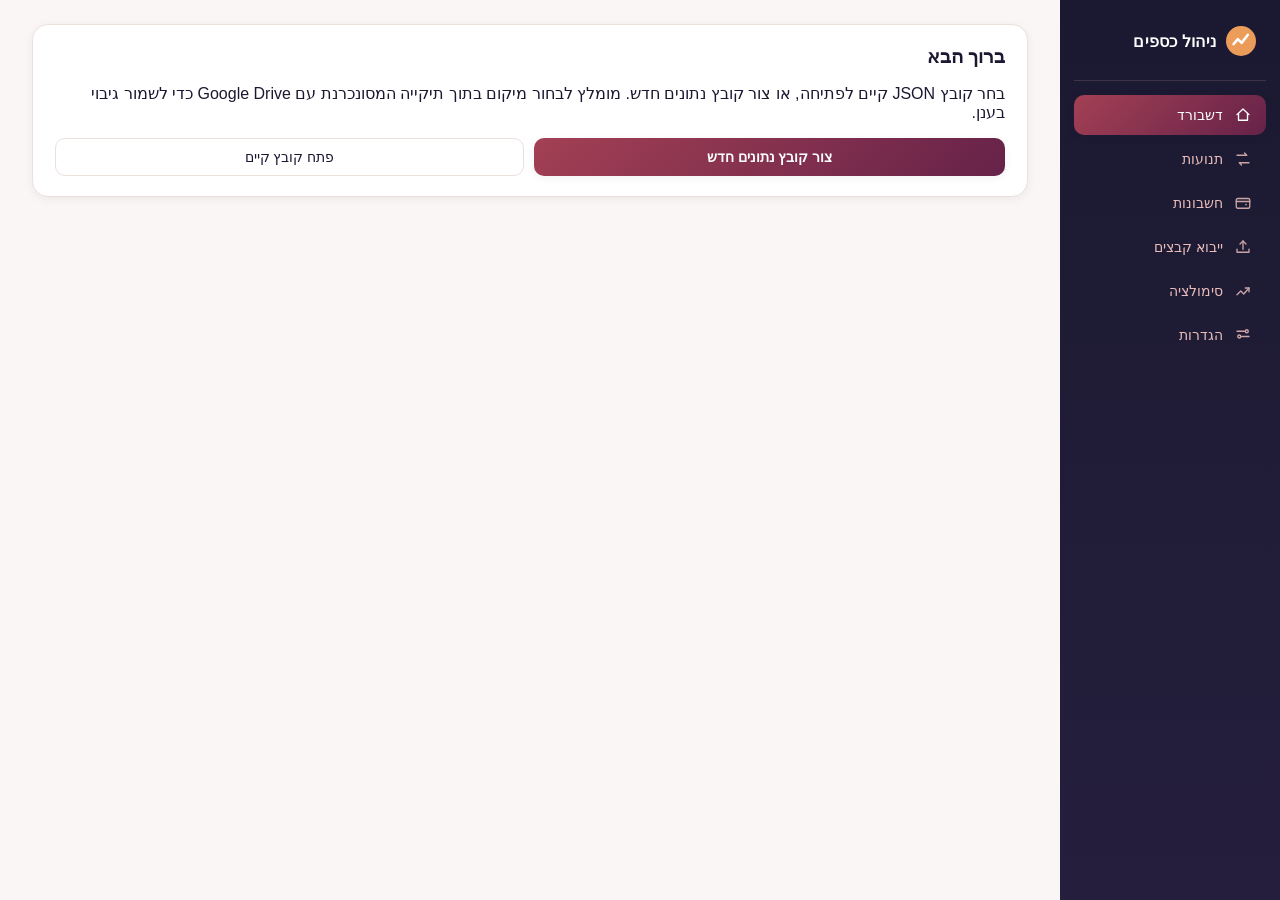
<file: index.html>
<!doctype html>
<html lang="he" dir="rtl">
<head>
  <meta charset="utf-8">
  <meta name="viewport" content="width=device-width, initial-scale=1">
  <title>ניהול כספים אישי</title>
  <link rel="stylesheet" href="css/styles.css">
</head>
<body>
  <div id="app-shell">
    <nav id="main-nav">
      <div class="nav-brand">
        <svg class="nav-logo" viewBox="0 0 24 24" width="30" height="30">
          <circle cx="12" cy="12" r="12" fill="url(#navLogoGrad)"/>
          <path d="M6 14.5l3.5-4 3 3 5-6.5" stroke="white" stroke-width="2" fill="none" stroke-linecap="round" stroke-linejoin="round"/>
          <defs>
            <linearGradient id="navLogoGrad" x1="0" y1="0" x2="24" y2="24">
              <stop stop-color="#ed9e59"/>
              <stop offset="1" stop-color="#a34054"/>
            </linearGradient>
          </defs>
        </svg>
        <span class="nav-title">ניהול כספים</span>
      </div>
      <div class="nav-links">
        <button data-route="dashboard" class="active">
          <svg class="nav-icon" viewBox="0 0 24 24" fill="none" stroke="currentColor" stroke-width="1.8" stroke-linecap="round" stroke-linejoin="round"><path d="M4 11.5 12 4l8 7.5"/><path d="M6 10v9h12v-9"/></svg>
          <span>דשבורד</span>
        </button>
        <button data-route="transactions">
          <svg class="nav-icon" viewBox="0 0 24 24" fill="none" stroke="currentColor" stroke-width="1.8" stroke-linecap="round" stroke-linejoin="round"><path d="M4 7h13l-3-3"/><path d="M20 17H7l3 3"/></svg>
          <span>תנועות</span>
        </button>
        <button data-route="accounts">
          <svg class="nav-icon" viewBox="0 0 24 24" fill="none" stroke="currentColor" stroke-width="1.8" stroke-linecap="round" stroke-linejoin="round"><rect x="3" y="6" width="18" height="13" rx="2"/><path d="M3 10h18"/><circle cx="16" cy="14.2" r="1.1" fill="currentColor" stroke="none"/></svg>
          <span>חשבונות</span>
        </button>
        <button data-route="import">
          <svg class="nav-icon" viewBox="0 0 24 24" fill="none" stroke="currentColor" stroke-width="1.8" stroke-linecap="round" stroke-linejoin="round"><path d="M12 15V4"/><path d="M8 8l4-4 4 4"/><path d="M4 15v4h16v-4"/></svg>
          <span>ייבוא קבצים</span>
        </button>
        <button data-route="simulate">
          <svg class="nav-icon" viewBox="0 0 24 24" fill="none" stroke="currentColor" stroke-width="1.8" stroke-linecap="round" stroke-linejoin="round"><path d="M4 17l5-5 4 4 7-8"/><path d="M15 8h5v5"/></svg>
          <span>סימולציה</span>
        </button>
        <button data-route="settings">
          <svg class="nav-icon" viewBox="0 0 24 24" fill="none" stroke="currentColor" stroke-width="1.8" stroke-linecap="round" stroke-linejoin="round"><path d="M4 7h10"/><circle cx="17" cy="7" r="2"/><path d="M20 14H10"/><circle cx="7" cy="14" r="2"/></svg>
          <span>הגדרות</span>
        </button>
      </div>
    </nav>
    <main id="view"></main>
  </div>
  <div id="toast"></div>

  <script src="vendor/chart.umd.min.js"></script>
  <script src="vendor/xlsx.full.min.js"></script>

  <script src="js/state.js"></script>
  <script src="js/accounts.js"></script>
  <script src="js/loans.js"></script>
  <script src="js/categories.js"></script>
  <script src="js/cards.js"></script>
  <script src="js/transactions.js"></script>
  <script src="js/store.js"></script>
  <script src="js/dashboard.js"></script>
  <script src="js/simulate.js"></script>

  <script src="js/import/parse-xlsx.js"></script>
  <script src="js/import/profiles.js"></script>
  <script src="js/import/dedupe.js"></script>

  <script src="js/ui/common.js"></script>
  <script src="js/ui/view-dashboard.js"></script>
  <script src="js/ui/view-transactions.js"></script>
  <script src="js/ui/view-accounts.js"></script>
  <script src="js/ui/view-import.js"></script>
  <script src="js/ui/view-simulate.js"></script>
  <script src="js/ui/view-settings.js"></script>
  <script src="js/ui/view-start.js"></script>
  <script src="js/app.js"></script>
</body>
</html>
</file>
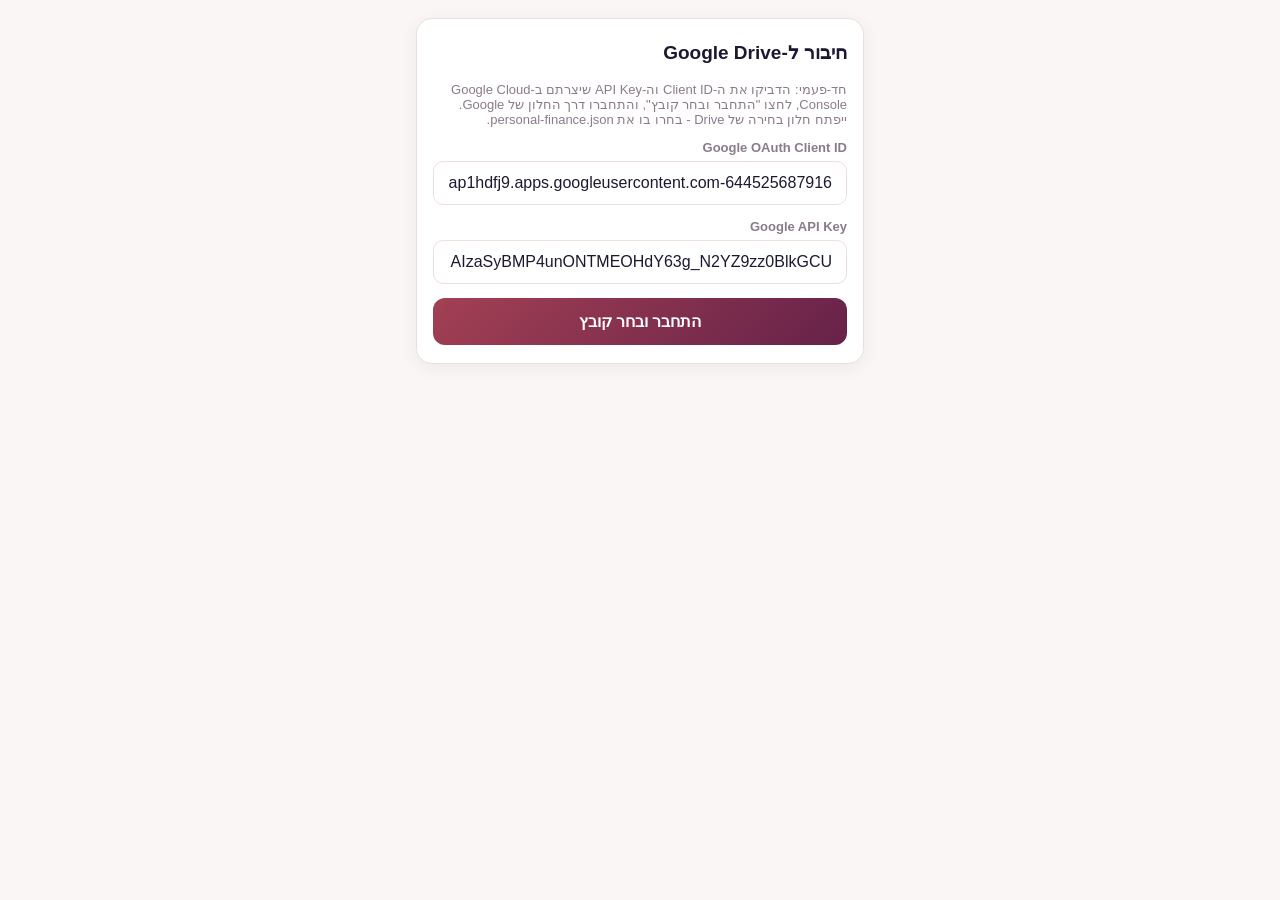
<file: mobile/index.html>
<!doctype html>
<html lang="he" dir="rtl">
<head>
  <meta charset="utf-8">
  <meta name="viewport" content="width=device-width, initial-scale=1, maximum-scale=1">
  <title>הוספה מהירה - ניהול כספים</title>
  <link rel="manifest" href="manifest.json">
  <link rel="icon" href="icons/icon-192.png" type="image/png">
  <meta name="theme-color" content="#662249">
  <link rel="stylesheet" href="css/mobile.css">
</head>
<body>
  <div id="app"></div>
  <div id="toast"></div>

  <!-- Shared modules from the main app — reused as-is, no mobile-specific fork. -->
  <script src="../js/state.js"></script>
  <script src="../js/accounts.js"></script>
  <script src="../js/loans.js"></script>
  <script src="../js/categories.js"></script>
  <script src="../js/cards.js"></script>
  <script src="../js/transactions.js"></script>
  <script src="../js/ui/common.js"></script>

  <!-- Mobile-only: offline queue, Drive sync, setup, this screen's UI. -->
  <script src="js/pending-queue.js"></script>
  <script src="js/local-mirror.js"></script>
  <script src="js/drive-auth.js"></script>
  <script src="js/drive-api.js"></script>
  <script src="js/drive-picker.js"></script>
  <script src="js/setup.js"></script>
  <script src="js/sync.js"></script>
  <script src="js/mobile-app.js"></script>
</body>
</html>
</file>
<file: css/styles.css>
:root {
  /* Palette: dark navy -> deep purple -> maroon -> rose -> orange -> soft pink */
  --c-navy: #1b1931;
  --c-purple: #44174e;
  --c-maroon: #662249;
  --c-rose: #a34054;
  --c-orange: #ed9e59;
  --c-pink: #e9bcb9;

  --bg: #faf6f5;
  --panel: #ffffff;
  --text: #1b1931;
  --muted: #8a7b8a;
  --border: #ece0dd;

  --accent: var(--c-rose);
  --accent-dark: var(--c-maroon);
  --accent-soft: #f6e9e6;

  /* Financial color-coding is kept separate from the decorative palette on
     purpose — income/expense/transfer colors are a convention the user
     relies on to scan amounts at a glance, not a place for brand styling. */
  --income: #16a34a;
  --expense: #dc2626;
  --loan: var(--c-purple);

  --radius: 16px;
  --radius-sm: 10px;
  --shadow: 0 10px 30px -12px rgba(27, 25, 49, 0.18);
  --shadow-sm: 0 2px 10px rgba(27, 25, 49, 0.06);
}

* { box-sizing: border-box; }

html, body {
  margin: 0;
  padding: 0;
  direction: rtl;
  font-family: -apple-system, BlinkMacSystemFont, "Segoe UI", Roboto, Arial, Helvetica, sans-serif;
  background: var(--bg);
  color: var(--text);
}

#app-shell {
  display: flex;
  min-height: 100vh;
}

nav#main-nav {
  width: 220px;
  flex: 0 0 220px;
  background: linear-gradient(180deg, var(--c-navy) 0%, #251f3d 100%);
  padding: 22px 14px;
  display: flex;
  flex-direction: column;
  gap: 4px;
}

.nav-brand {
  display: flex;
  align-items: center;
  gap: 10px;
  padding: 4px 10px 24px;
  margin-bottom: 10px;
  border-bottom: 1px solid rgba(233, 188, 185, 0.16);
}
.nav-logo { flex: 0 0 auto; }
.nav-title {
  font-size: 16px;
  font-weight: 700;
  color: #ffffff;
  letter-spacing: 0.2px;
}

.nav-links {
  display: flex;
  flex-direction: column;
  gap: 4px;
}

nav#main-nav button {
  display: flex;
  align-items: center;
  gap: 11px;
  text-align: right;
  background: none;
  border: none;
  padding: 11px 14px;
  border-radius: var(--radius-sm);
  font-size: 14px;
  font-weight: 500;
  cursor: pointer;
  color: var(--c-pink);
  transition: background 0.15s, color 0.15s;
}

.nav-icon {
  flex: 0 0 auto;
  width: 18px;
  height: 18px;
  opacity: 0.85;
}

nav#main-nav button.active {
  background: linear-gradient(135deg, var(--c-rose), var(--c-maroon));
  color: white;
  box-shadow: var(--shadow-sm);
}
nav#main-nav button.active .nav-icon { opacity: 1; }

nav#main-nav button:hover:not(.active) { background: rgba(233, 188, 185, 0.12); color: #ffffff; }
nav#main-nav button:hover:not(.active) .nav-icon { opacity: 1; }

main#view {
  flex: 1;
  padding: 24px 32px;
  max-width: 1150px;
}

.card {
  background: var(--panel);
  border: 1px solid var(--border);
  border-radius: var(--radius);
  box-shadow: var(--shadow-sm);
  padding: 20px 22px;
  margin-bottom: 20px;
}

.card h2 { margin: 0 0 16px; font-size: 19px; font-weight: 700; color: var(--c-navy); }
.card h3 { margin: 0 0 14px; font-size: 15px; font-weight: 700; color: var(--c-navy); }

.grid {
  display: grid;
  gap: 16px;
}
.grid.cols-2 { grid-template-columns: repeat(2, 1fr); }
.grid.cols-3 { grid-template-columns: repeat(3, 1fr); }
.grid.cols-4 { grid-template-columns: repeat(4, 1fr); }

.stat {
  display: flex;
  flex-direction: column;
  gap: 4px;
}
.stat .label { font-size: 12px; color: var(--muted); font-weight: 500; }
.stat .value { font-size: 22px; font-weight: 700; color: var(--c-navy); }
.stat .value.positive { color: var(--income); }
.stat .value.negative { color: var(--expense); }

/* KPI tiles — each stat gets its own bordered, tinted tile (instead of bare
   numbers floating in a shared grid) so a glance at the overview card reads
   as separate figures, not one wall of text. */
.kpi-tile {
  display: flex;
  align-items: flex-start;
  gap: 12px;
  background: var(--bg);
  border: 1px solid var(--border);
  border-radius: 14px;
  padding: 14px 16px;
}
.kpi-icon {
  flex: 0 0 auto;
  width: 38px;
  height: 38px;
  border-radius: 11px;
  display: flex;
  align-items: center;
  justify-content: center;
  color: white;
}
.kpi-icon-svg { width: 19px; height: 19px; }
.kpi-icon-total { background: linear-gradient(135deg, var(--c-rose), var(--c-maroon)); }
.kpi-icon-loan { background: linear-gradient(135deg, #e8707f, var(--expense)); }
.kpi-icon-shared { background: linear-gradient(135deg, var(--c-purple), var(--c-navy)); }
.kpi-icon-cash { background: linear-gradient(135deg, var(--c-orange), var(--c-rose)); }
.kpi-icon-bit { background: linear-gradient(135deg, var(--c-orange), #d98a43); }
.kpi-icon-cardbill { background: linear-gradient(135deg, var(--c-navy), #4a5a78); }

.kpi-body { flex: 1 1 auto; min-width: 0; }
.kpi-body .label { font-size: 12px; color: var(--muted); font-weight: 600; }
.kpi-body .value { display: block; font-size: 24px; font-weight: 800; color: var(--c-navy); margin-top: 2px; }
.kpi-body .value.positive { color: var(--income); }
.kpi-body .value.negative { color: var(--expense); }

.kpi-breakdown { margin-top: 8px; display: flex; flex-direction: column; gap: 4px; }
.kpi-breakdown-row {
  display: flex; justify-content: space-between; gap: 10px;
  font-size: 12.5px; color: var(--muted);
}
.kpi-breakdown-row b { color: var(--text); font-weight: 600; }

.kpi-grid { align-items: start; }
.kpi-tile-wide { flex-wrap: wrap; }
.kpi-pair { display: flex; gap: 22px; margin-top: 4px; flex-wrap: wrap; }
.kpi-sublabel { font-size: 11px; color: var(--muted); font-weight: 600; display: block; }

table { width: 100%; border-collapse: collapse; font-size: 14px; }
table th, table td { padding: 10px 6px; border-bottom: 1px solid var(--border); text-align: right; }
table th { color: var(--muted); font-weight: 600; font-size: 11px; text-transform: uppercase; letter-spacing: 0.04em; }
table tbody tr:hover { background: var(--accent-soft); }
tr.is-duplicate { opacity: 0.45; }
tr.is-transfer td.amount { color: var(--loan); }

.amount.income { color: var(--income); font-weight: 600; }
.amount.expense { color: var(--expense); font-weight: 600; }

button, select, input {
  font-family: inherit;
  font-size: 14px;
}

button.primary {
  background: linear-gradient(135deg, var(--c-rose), var(--c-maroon));
  color: white;
  border: none;
  border-radius: var(--radius-sm);
  padding: 10px 18px;
  font-weight: 600;
  cursor: pointer;
  box-shadow: var(--shadow-sm);
  transition: transform 0.12s, box-shadow 0.12s;
}
button.primary:hover { transform: translateY(-1px); box-shadow: var(--shadow); }

button.ghost {
  background: var(--panel);
  border: 1px solid var(--border);
  border-radius: var(--radius-sm);
  padding: 10px 16px;
  color: var(--c-navy);
  font-weight: 500;
  cursor: pointer;
}
button.ghost:hover { background: var(--accent-soft); border-color: var(--c-pink); }

button.small {
  padding: 5px 11px;
  font-size: 12px;
  border-radius: 8px;
  cursor: pointer;
  font-weight: 500;
}
button.small:not(.primary) {
  border: 1px solid var(--border);
  background: var(--panel);
  color: var(--c-navy);
}
button.small:not(.primary):hover { background: var(--accent-soft); border-color: var(--c-pink); }

input[type=text], input[type=number], input[type=date], select {
  padding: 8px 11px;
  border: 1px solid var(--border);
  border-radius: var(--radius-sm);
  width: 100%;
  background: var(--panel);
  color: var(--text);
}
input:focus, select:focus {
  outline: none;
  border-color: var(--c-rose);
  box-shadow: 0 0 0 3px var(--accent-soft);
}

select { min-width: 150px; }

.scenario-row {
  display: flex;
  flex-wrap: wrap;
  align-items: center;
  gap: 8px;
  padding: 12px 0;
  border-bottom: 1px solid var(--border);
}
.scenario-row > * { flex: 0 0 auto; }
.scenario-row .grow { flex: 1 1 160px; }

label { font-size: 12px; color: var(--muted); display: block; margin-bottom: 4px; font-weight: 500; }
.field { margin-bottom: 12px; }
.row { display: flex; gap: 10px; }
.row > * { flex: 1; }

.toolbar { display: flex; flex-wrap: wrap; justify-content: space-between; align-items: center; margin-bottom: 14px; gap: 10px; }
/* flex-wrap so a crowded filter row (date/account/type/category/search/checkboxes)
   wraps onto another line instead of forcing every control to shrink to fit —
   without this, a plain text input (near-zero min-content width) collapses to
   nothing to make room for selects/dates that refuse to shrink below their
   own content width. */
.toolbar .filters { display: flex; flex-wrap: wrap; gap: 8px; align-items: center; }
.toolbar .filters input[type=text] { flex: 1 1 160px; min-width: 140px; width: auto; }
.toolbar .filters input[type=date] { flex: 0 0 auto; width: auto; }
.toolbar .filters select { flex: 0 0 auto; width: auto; }
.toolbar .filters label { flex: 0 0 auto; }

.pill {
  display: inline-block;
  padding: 3px 11px;
  border-radius: 999px;
  background: var(--accent-soft);
  color: var(--c-maroon);
  font-size: 12px;
  font-weight: 600;
}

.income-template-row { display: flex; align-items: center; justify-content: space-between; padding: 11px 0; border-bottom: 1px solid var(--border); }
.income-template-row:last-child { border-bottom: none; }

.empty-state { color: var(--muted); text-align: center; padding: 30px 0; }

.chart-wrap { position: relative; height: 260px; }

.badge { font-size: 11px; padding: 3px 8px; border-radius: 6px; background: #fdeacb; color: #8a5a1a; font-weight: 600; }
.badge.transfer { background: #ecdcf0; color: var(--c-purple); }

#toast {
  position: fixed;
  bottom: 18px;
  left: 18px;
  background: var(--c-navy);
  color: white;
  padding: 11px 18px;
  border-radius: var(--radius-sm);
  font-size: 13px;
  box-shadow: var(--shadow);
  opacity: 0;
  transition: opacity .25s;
  pointer-events: none;
  z-index: 50;
}
#toast.show { opacity: 1; }
</file>
<file: mobile/css/mobile.css>
:root {
  --c-navy: #1b1931;
  --c-maroon: #662249;
  --c-rose: #a34054;
  --c-orange: #ed9e59;
  --bg: #faf6f5;
  --panel: #ffffff;
  --text: #1b1931;
  --muted: #8a7b8a;
  --border: #ece0dd;
  --income: #16a34a;
  --expense: #dc2626;
  --radius: 16px;
}

* { box-sizing: border-box; }

html, body {
  margin: 0;
  padding: 0;
  direction: rtl;
  font-family: -apple-system, BlinkMacSystemFont, "Segoe UI", Roboto, Arial, Helvetica, sans-serif;
  background: var(--bg);
  color: var(--text);
  min-height: 100vh;
}

#app {
  max-width: 480px;
  margin: 0 auto;
  padding: 18px 16px 40px;
}

h1 {
  font-size: 19px;
  margin: 4px 0 18px;
  color: var(--c-navy);
}

.card {
  background: var(--panel);
  border: 1px solid var(--border);
  border-radius: var(--radius);
  padding: 18px 16px;
  margin-bottom: 16px;
  box-shadow: 0 4px 18px rgba(27, 25, 49, 0.06);
}

.field { margin-bottom: 14px; }
label { display: block; font-size: 13px; color: var(--muted); margin-bottom: 6px; font-weight: 600; }

input[type=text], input[type=number], input[type=date], select {
  width: 100%;
  font-size: 16px; /* 16px prevents iOS/Android auto-zoom on focus */
  padding: 12px 14px;
  border: 1px solid var(--border);
  border-radius: 10px;
  background: var(--panel);
  color: var(--text);
}
input:focus, select:focus { outline: none; border-color: var(--c-rose); }

.type-toggle { display: flex; gap: 8px; margin-bottom: 14px; }
.type-toggle button {
  flex: 1;
  padding: 12px 0;
  border-radius: 10px;
  border: 1px solid var(--border);
  background: var(--panel);
  font-size: 15px;
  font-weight: 600;
  color: var(--muted);
}
.type-toggle button.active.income { background: var(--income); color: white; border-color: var(--income); }
.type-toggle button.active.expense { background: var(--expense); color: white; border-color: var(--expense); }
.type-toggle button.active.transfer { background: #64748b; color: white; border-color: #64748b; }

button.primary {
  width: 100%;
  padding: 14px 0;
  font-size: 16px;
  font-weight: 700;
  color: white;
  background: linear-gradient(135deg, var(--c-rose), var(--c-maroon));
  border: none;
  border-radius: 12px;
}
button.ghost {
  width: 100%;
  padding: 12px 0;
  font-size: 14px;
  font-weight: 600;
  color: var(--c-navy);
  background: var(--panel);
  border: 1px solid var(--border);
  border-radius: 12px;
}

.status-banner {
  padding: 10px 14px;
  border-radius: 10px;
  font-size: 13.5px;
  margin-bottom: 14px;
  text-align: center;
}
.status-banner.syncing { background: #eef2ff; color: #3730a3; }
.status-banner.error { background: #fef2f2; color: #991b1b; }
.status-banner.done { background: #f0fdf4; color: #166534; }
.status-banner.needs_tap, .status-banner.needs_setup { background: #fdeacb; color: #8a5a1a; }

.queue-badge {
  display: inline-block;
  min-width: 20px;
  padding: 2px 7px;
  border-radius: 999px;
  background: var(--c-orange);
  color: white;
  font-size: 12px;
  font-weight: 700;
  text-align: center;
  margin-inline-start: 6px;
}

.failed-list { margin-top: 10px; font-size: 13px; color: var(--expense); }

#toast {
  position: fixed;
  bottom: 18px;
  left: 50%;
  transform: translateX(-50%);
  background: var(--c-navy);
  color: white;
  padding: 11px 18px;
  border-radius: 10px;
  font-size: 13px;
  opacity: 0;
  transition: opacity .25s;
  pointer-events: none;
  z-index: 50;
  max-width: 90vw;
}
#toast.show { opacity: 1; }
</file>
